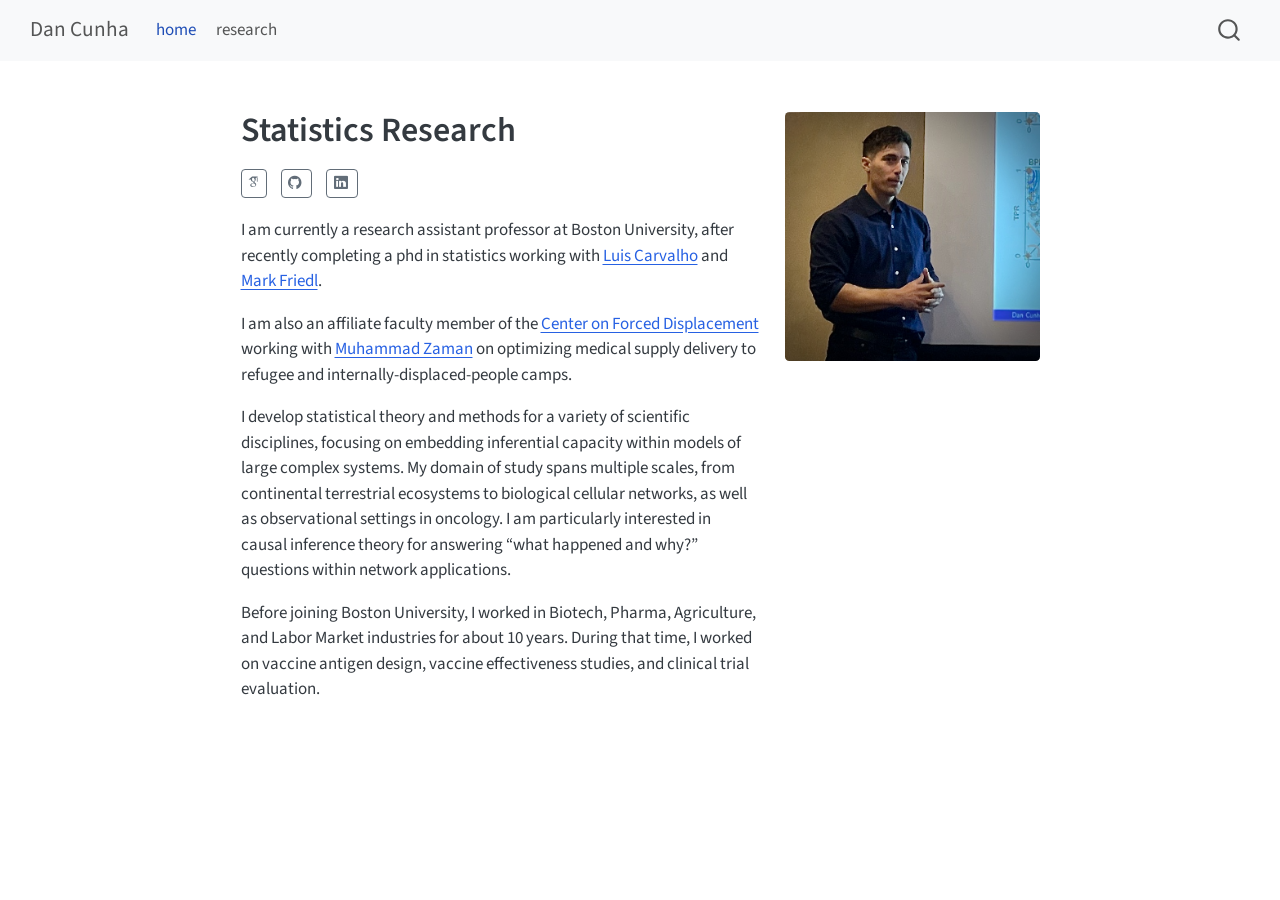
<file: docs/index.html>
<!DOCTYPE html>
<html xmlns="http://www.w3.org/1999/xhtml" lang="en" xml:lang="en"><head>

<meta charset="utf-8">
<meta name="generator" content="quarto-1.7.29">

<meta name="viewport" content="width=device-width, initial-scale=1.0, user-scalable=yes">


<title>Statistics Research – Dan Cunha</title>
<style>
code{white-space: pre-wrap;}
span.smallcaps{font-variant: small-caps;}
div.columns{display: flex; gap: min(4vw, 1.5em);}
div.column{flex: auto; overflow-x: auto;}
div.hanging-indent{margin-left: 1.5em; text-indent: -1.5em;}
ul.task-list{list-style: none;}
ul.task-list li input[type="checkbox"] {
  width: 0.8em;
  margin: 0 0.8em 0.2em -1em; /* quarto-specific, see https://github.com/quarto-dev/quarto-cli/issues/4556 */ 
  vertical-align: middle;
}
</style>


<script src="site_libs/quarto-nav/quarto-nav.js"></script>
<script src="site_libs/quarto-nav/headroom.min.js"></script>
<script src="site_libs/clipboard/clipboard.min.js"></script>
<script src="site_libs/quarto-search/autocomplete.umd.js"></script>
<script src="site_libs/quarto-search/fuse.min.js"></script>
<script src="site_libs/quarto-search/quarto-search.js"></script>
<meta name="quarto:offset" content="./">
<script src="site_libs/quarto-html/quarto.js" type="module"></script>
<script src="site_libs/quarto-html/tabsets/tabsets.js" type="module"></script>
<script src="site_libs/quarto-html/popper.min.js"></script>
<script src="site_libs/quarto-html/tippy.umd.min.js"></script>
<link href="site_libs/quarto-html/tippy.css" rel="stylesheet">
<link href="site_libs/quarto-html/quarto-syntax-highlighting-0815c480559380816a4d1ea211a47e91.css" rel="stylesheet" id="quarto-text-highlighting-styles">
<script src="site_libs/bootstrap/bootstrap.min.js"></script>
<link href="site_libs/bootstrap/bootstrap-icons.css" rel="stylesheet">
<link href="site_libs/bootstrap/bootstrap-c1fac2584b48ed01fb6e278e36375074.min.css" rel="stylesheet" append-hash="true" id="quarto-bootstrap" data-mode="light">
<link href="site_libs/quarto-contrib/academicons-1.9.4/all.css" rel="stylesheet">
<link href="site_libs/quarto-contrib/academicons-1.9.4/size.css" rel="stylesheet">
<script id="quarto-search-options" type="application/json">{
  "location": "navbar",
  "copy-button": false,
  "collapse-after": 3,
  "panel-placement": "end",
  "type": "overlay",
  "limit": 50,
  "keyboard-shortcut": [
    "f",
    "/",
    "s"
  ],
  "show-item-context": false,
  "language": {
    "search-no-results-text": "No results",
    "search-matching-documents-text": "matching documents",
    "search-copy-link-title": "Copy link to search",
    "search-hide-matches-text": "Hide additional matches",
    "search-more-match-text": "more match in this document",
    "search-more-matches-text": "more matches in this document",
    "search-clear-button-title": "Clear",
    "search-text-placeholder": "",
    "search-detached-cancel-button-title": "Cancel",
    "search-submit-button-title": "Submit",
    "search-label": "Search"
  }
}</script>


<link rel="stylesheet" href="styles.css">
</head>

<body class="nav-fixed fullcontent quarto-light">

<div id="quarto-search-results"></div>
  <header id="quarto-header" class="headroom fixed-top">
    <nav class="navbar navbar-expand-lg " data-bs-theme="dark">
      <div class="navbar-container container-fluid">
      <div class="navbar-brand-container mx-auto">
    <a class="navbar-brand" href="./index.html">
    <span class="navbar-title">Dan Cunha</span>
    </a>
  </div>
            <div id="quarto-search" class="" title="Search"></div>
          <button class="navbar-toggler" type="button" data-bs-toggle="collapse" data-bs-target="#navbarCollapse" aria-controls="navbarCollapse" role="menu" aria-expanded="false" aria-label="Toggle navigation" onclick="if (window.quartoToggleHeadroom) { window.quartoToggleHeadroom(); }">
  <span class="navbar-toggler-icon"></span>
</button>
          <div class="collapse navbar-collapse" id="navbarCollapse">
            <ul class="navbar-nav navbar-nav-scroll me-auto">
  <li class="nav-item">
    <a class="nav-link active" href="./index.html" aria-current="page"> 
<span class="menu-text">home</span></a>
  </li>  
  <li class="nav-item">
    <a class="nav-link" href="./research.html"> 
<span class="menu-text">research</span></a>
  </li>  
</ul>
          </div> <!-- /navcollapse -->
            <div class="quarto-navbar-tools">
</div>
      </div> <!-- /container-fluid -->
    </nav>
</header>
<!-- content -->
<div id="quarto-content" class="quarto-container page-columns page-rows-contents page-layout-article page-navbar">
<!-- sidebar -->
<!-- margin-sidebar -->
    
<!-- main -->
<div class="quarto-about-solana column-body">
  <div class="about-entity">
    <div class="entity-contents">
      <header id="title-block-header" class="quarto-title-block default">
<div class="quarto-title">
<h1 class="title">Statistics Research</h1>
</div>
<div class="quarto-title-meta">
  </div>
</header> <div class="about-links">
  <a href="https://scholar.google.com/citations?user=QC9sWVMAAAAJ&amp;hl=en" class="about-link" rel="" target="">
     <span class="about-link-text"><i class="ai  ai-google-scholar" aria-label="google-scholar"></i></span>
  </a>
  <a href="https://github.com/daniel-s-cunha/" class="about-link" rel="" target="">
    <i class="bi bi-github"></i>
     <span class="about-link-text"></span>
  </a>
  <a href="https://www.linkedin.com/in/dan-cunha/" class="about-link" rel="" target="">
    <i class="bi bi-linkedin"></i>
     <span class="about-link-text"></span>
  </a>
</div>
      <div class="about-contents"><main class="content" id="quarto-document-content">
<p>I am currently a research assistant professor at Boston University, after recently completing a phd in statistics working with <a href="https://math.bu.edu/people/lecarval/">Luis Carvalho</a> and <a href="https://www.bu.edu/earth/profiles/mark-friedl/">Mark Friedl</a>.</p>
<p>I am also an affiliate faculty member of the <a href="https://www.bu.edu/cfd/">Center on Forced Displacement</a> working with <a href="https://www.bu.edu/cfd/profile/muhammad-zaman/">Muhammad Zaman</a> on optimizing medical supply delivery to refugee and internally-displaced-people camps.</p>
<p>I develop statistical theory and methods for a variety of scientific disciplines, focusing on embedding inferential capacity within models of large complex systems. My domain of study spans multiple scales, from continental terrestrial ecosystems to biological cellular networks, as well as observational settings in oncology. I am particularly interested in causal inference theory for answering “what happened and why?” questions within network applications.</p>
<p>Before joining Boston University, I worked in Biotech, Pharma, Agriculture, and Labor Market industries for about 10 years. During that time, I worked on vaccine antigen design, vaccine effectiveness studies, and clinical trial evaluation.</p>


</main></div>
    </div>
    <img src="headshot.png" class="about-image
  rounded " style="width: 15em;">
  </div>
</div>
 <!-- /main -->
<script id="quarto-html-after-body" type="application/javascript">
  window.document.addEventListener("DOMContentLoaded", function (event) {
    const isCodeAnnotation = (el) => {
      for (const clz of el.classList) {
        if (clz.startsWith('code-annotation-')) {                     
          return true;
        }
      }
      return false;
    }
    const onCopySuccess = function(e) {
      // button target
      const button = e.trigger;
      // don't keep focus
      button.blur();
      // flash "checked"
      button.classList.add('code-copy-button-checked');
      var currentTitle = button.getAttribute("title");
      button.setAttribute("title", "Copied!");
      let tooltip;
      if (window.bootstrap) {
        button.setAttribute("data-bs-toggle", "tooltip");
        button.setAttribute("data-bs-placement", "left");
        button.setAttribute("data-bs-title", "Copied!");
        tooltip = new bootstrap.Tooltip(button, 
          { trigger: "manual", 
            customClass: "code-copy-button-tooltip",
            offset: [0, -8]});
        tooltip.show();    
      }
      setTimeout(function() {
        if (tooltip) {
          tooltip.hide();
          button.removeAttribute("data-bs-title");
          button.removeAttribute("data-bs-toggle");
          button.removeAttribute("data-bs-placement");
        }
        button.setAttribute("title", currentTitle);
        button.classList.remove('code-copy-button-checked');
      }, 1000);
      // clear code selection
      e.clearSelection();
    }
    const getTextToCopy = function(trigger) {
        const codeEl = trigger.previousElementSibling.cloneNode(true);
        for (const childEl of codeEl.children) {
          if (isCodeAnnotation(childEl)) {
            childEl.remove();
          }
        }
        return codeEl.innerText;
    }
    const clipboard = new window.ClipboardJS('.code-copy-button:not([data-in-quarto-modal])', {
      text: getTextToCopy
    });
    clipboard.on('success', onCopySuccess);
    if (window.document.getElementById('quarto-embedded-source-code-modal')) {
      const clipboardModal = new window.ClipboardJS('.code-copy-button[data-in-quarto-modal]', {
        text: getTextToCopy,
        container: window.document.getElementById('quarto-embedded-source-code-modal')
      });
      clipboardModal.on('success', onCopySuccess);
    }
      var localhostRegex = new RegExp(/^(?:http|https):\/\/localhost\:?[0-9]*\//);
      var mailtoRegex = new RegExp(/^mailto:/);
        var filterRegex = new RegExp('/' + window.location.host + '/');
      var isInternal = (href) => {
          return filterRegex.test(href) || localhostRegex.test(href) || mailtoRegex.test(href);
      }
      // Inspect non-navigation links and adorn them if external
     var links = window.document.querySelectorAll('a[href]:not(.nav-link):not(.navbar-brand):not(.toc-action):not(.sidebar-link):not(.sidebar-item-toggle):not(.pagination-link):not(.no-external):not([aria-hidden]):not(.dropdown-item):not(.quarto-navigation-tool):not(.about-link)');
      for (var i=0; i<links.length; i++) {
        const link = links[i];
        if (!isInternal(link.href)) {
          // undo the damage that might have been done by quarto-nav.js in the case of
          // links that we want to consider external
          if (link.dataset.originalHref !== undefined) {
            link.href = link.dataset.originalHref;
          }
        }
      }
    function tippyHover(el, contentFn, onTriggerFn, onUntriggerFn) {
      const config = {
        allowHTML: true,
        maxWidth: 500,
        delay: 100,
        arrow: false,
        appendTo: function(el) {
            return el.parentElement;
        },
        interactive: true,
        interactiveBorder: 10,
        theme: 'quarto',
        placement: 'bottom-start',
      };
      if (contentFn) {
        config.content = contentFn;
      }
      if (onTriggerFn) {
        config.onTrigger = onTriggerFn;
      }
      if (onUntriggerFn) {
        config.onUntrigger = onUntriggerFn;
      }
      window.tippy(el, config); 
    }
    const noterefs = window.document.querySelectorAll('a[role="doc-noteref"]');
    for (var i=0; i<noterefs.length; i++) {
      const ref = noterefs[i];
      tippyHover(ref, function() {
        // use id or data attribute instead here
        let href = ref.getAttribute('data-footnote-href') || ref.getAttribute('href');
        try { href = new URL(href).hash; } catch {}
        const id = href.replace(/^#\/?/, "");
        const note = window.document.getElementById(id);
        if (note) {
          return note.innerHTML;
        } else {
          return "";
        }
      });
    }
    const xrefs = window.document.querySelectorAll('a.quarto-xref');
    const processXRef = (id, note) => {
      // Strip column container classes
      const stripColumnClz = (el) => {
        el.classList.remove("page-full", "page-columns");
        if (el.children) {
          for (const child of el.children) {
            stripColumnClz(child);
          }
        }
      }
      stripColumnClz(note)
      if (id === null || id.startsWith('sec-')) {
        // Special case sections, only their first couple elements
        const container = document.createElement("div");
        if (note.children && note.children.length > 2) {
          container.appendChild(note.children[0].cloneNode(true));
          for (let i = 1; i < note.children.length; i++) {
            const child = note.children[i];
            if (child.tagName === "P" && child.innerText === "") {
              continue;
            } else {
              container.appendChild(child.cloneNode(true));
              break;
            }
          }
          if (window.Quarto?.typesetMath) {
            window.Quarto.typesetMath(container);
          }
          return container.innerHTML
        } else {
          if (window.Quarto?.typesetMath) {
            window.Quarto.typesetMath(note);
          }
          return note.innerHTML;
        }
      } else {
        // Remove any anchor links if they are present
        const anchorLink = note.querySelector('a.anchorjs-link');
        if (anchorLink) {
          anchorLink.remove();
        }
        if (window.Quarto?.typesetMath) {
          window.Quarto.typesetMath(note);
        }
        if (note.classList.contains("callout")) {
          return note.outerHTML;
        } else {
          return note.innerHTML;
        }
      }
    }
    for (var i=0; i<xrefs.length; i++) {
      const xref = xrefs[i];
      tippyHover(xref, undefined, function(instance) {
        instance.disable();
        let url = xref.getAttribute('href');
        let hash = undefined; 
        if (url.startsWith('#')) {
          hash = url;
        } else {
          try { hash = new URL(url).hash; } catch {}
        }
        if (hash) {
          const id = hash.replace(/^#\/?/, "");
          const note = window.document.getElementById(id);
          if (note !== null) {
            try {
              const html = processXRef(id, note.cloneNode(true));
              instance.setContent(html);
            } finally {
              instance.enable();
              instance.show();
            }
          } else {
            // See if we can fetch this
            fetch(url.split('#')[0])
            .then(res => res.text())
            .then(html => {
              const parser = new DOMParser();
              const htmlDoc = parser.parseFromString(html, "text/html");
              const note = htmlDoc.getElementById(id);
              if (note !== null) {
                const html = processXRef(id, note);
                instance.setContent(html);
              } 
            }).finally(() => {
              instance.enable();
              instance.show();
            });
          }
        } else {
          // See if we can fetch a full url (with no hash to target)
          // This is a special case and we should probably do some content thinning / targeting
          fetch(url)
          .then(res => res.text())
          .then(html => {
            const parser = new DOMParser();
            const htmlDoc = parser.parseFromString(html, "text/html");
            const note = htmlDoc.querySelector('main.content');
            if (note !== null) {
              // This should only happen for chapter cross references
              // (since there is no id in the URL)
              // remove the first header
              if (note.children.length > 0 && note.children[0].tagName === "HEADER") {
                note.children[0].remove();
              }
              const html = processXRef(null, note);
              instance.setContent(html);
            } 
          }).finally(() => {
            instance.enable();
            instance.show();
          });
        }
      }, function(instance) {
      });
    }
        let selectedAnnoteEl;
        const selectorForAnnotation = ( cell, annotation) => {
          let cellAttr = 'data-code-cell="' + cell + '"';
          let lineAttr = 'data-code-annotation="' +  annotation + '"';
          const selector = 'span[' + cellAttr + '][' + lineAttr + ']';
          return selector;
        }
        const selectCodeLines = (annoteEl) => {
          const doc = window.document;
          const targetCell = annoteEl.getAttribute("data-target-cell");
          const targetAnnotation = annoteEl.getAttribute("data-target-annotation");
          const annoteSpan = window.document.querySelector(selectorForAnnotation(targetCell, targetAnnotation));
          const lines = annoteSpan.getAttribute("data-code-lines").split(",");
          const lineIds = lines.map((line) => {
            return targetCell + "-" + line;
          })
          let top = null;
          let height = null;
          let parent = null;
          if (lineIds.length > 0) {
              //compute the position of the single el (top and bottom and make a div)
              const el = window.document.getElementById(lineIds[0]);
              top = el.offsetTop;
              height = el.offsetHeight;
              parent = el.parentElement.parentElement;
            if (lineIds.length > 1) {
              const lastEl = window.document.getElementById(lineIds[lineIds.length - 1]);
              const bottom = lastEl.offsetTop + lastEl.offsetHeight;
              height = bottom - top;
            }
            if (top !== null && height !== null && parent !== null) {
              // cook up a div (if necessary) and position it 
              let div = window.document.getElementById("code-annotation-line-highlight");
              if (div === null) {
                div = window.document.createElement("div");
                div.setAttribute("id", "code-annotation-line-highlight");
                div.style.position = 'absolute';
                parent.appendChild(div);
              }
              div.style.top = top - 2 + "px";
              div.style.height = height + 4 + "px";
              div.style.left = 0;
              let gutterDiv = window.document.getElementById("code-annotation-line-highlight-gutter");
              if (gutterDiv === null) {
                gutterDiv = window.document.createElement("div");
                gutterDiv.setAttribute("id", "code-annotation-line-highlight-gutter");
                gutterDiv.style.position = 'absolute';
                const codeCell = window.document.getElementById(targetCell);
                const gutter = codeCell.querySelector('.code-annotation-gutter');
                gutter.appendChild(gutterDiv);
              }
              gutterDiv.style.top = top - 2 + "px";
              gutterDiv.style.height = height + 4 + "px";
            }
            selectedAnnoteEl = annoteEl;
          }
        };
        const unselectCodeLines = () => {
          const elementsIds = ["code-annotation-line-highlight", "code-annotation-line-highlight-gutter"];
          elementsIds.forEach((elId) => {
            const div = window.document.getElementById(elId);
            if (div) {
              div.remove();
            }
          });
          selectedAnnoteEl = undefined;
        };
          // Handle positioning of the toggle
      window.addEventListener(
        "resize",
        throttle(() => {
          elRect = undefined;
          if (selectedAnnoteEl) {
            selectCodeLines(selectedAnnoteEl);
          }
        }, 10)
      );
      function throttle(fn, ms) {
      let throttle = false;
      let timer;
        return (...args) => {
          if(!throttle) { // first call gets through
              fn.apply(this, args);
              throttle = true;
          } else { // all the others get throttled
              if(timer) clearTimeout(timer); // cancel #2
              timer = setTimeout(() => {
                fn.apply(this, args);
                timer = throttle = false;
              }, ms);
          }
        };
      }
        // Attach click handler to the DT
        const annoteDls = window.document.querySelectorAll('dt[data-target-cell]');
        for (const annoteDlNode of annoteDls) {
          annoteDlNode.addEventListener('click', (event) => {
            const clickedEl = event.target;
            if (clickedEl !== selectedAnnoteEl) {
              unselectCodeLines();
              const activeEl = window.document.querySelector('dt[data-target-cell].code-annotation-active');
              if (activeEl) {
                activeEl.classList.remove('code-annotation-active');
              }
              selectCodeLines(clickedEl);
              clickedEl.classList.add('code-annotation-active');
            } else {
              // Unselect the line
              unselectCodeLines();
              clickedEl.classList.remove('code-annotation-active');
            }
          });
        }
    const findCites = (el) => {
      const parentEl = el.parentElement;
      if (parentEl) {
        const cites = parentEl.dataset.cites;
        if (cites) {
          return {
            el,
            cites: cites.split(' ')
          };
        } else {
          return findCites(el.parentElement)
        }
      } else {
        return undefined;
      }
    };
    var bibliorefs = window.document.querySelectorAll('a[role="doc-biblioref"]');
    for (var i=0; i<bibliorefs.length; i++) {
      const ref = bibliorefs[i];
      const citeInfo = findCites(ref);
      if (citeInfo) {
        tippyHover(citeInfo.el, function() {
          var popup = window.document.createElement('div');
          citeInfo.cites.forEach(function(cite) {
            var citeDiv = window.document.createElement('div');
            citeDiv.classList.add('hanging-indent');
            citeDiv.classList.add('csl-entry');
            var biblioDiv = window.document.getElementById('ref-' + cite);
            if (biblioDiv) {
              citeDiv.innerHTML = biblioDiv.innerHTML;
            }
            popup.appendChild(citeDiv);
          });
          return popup.innerHTML;
        });
      }
    }
  });
  </script>
</div> <!-- /content -->




</body></html>
</file>
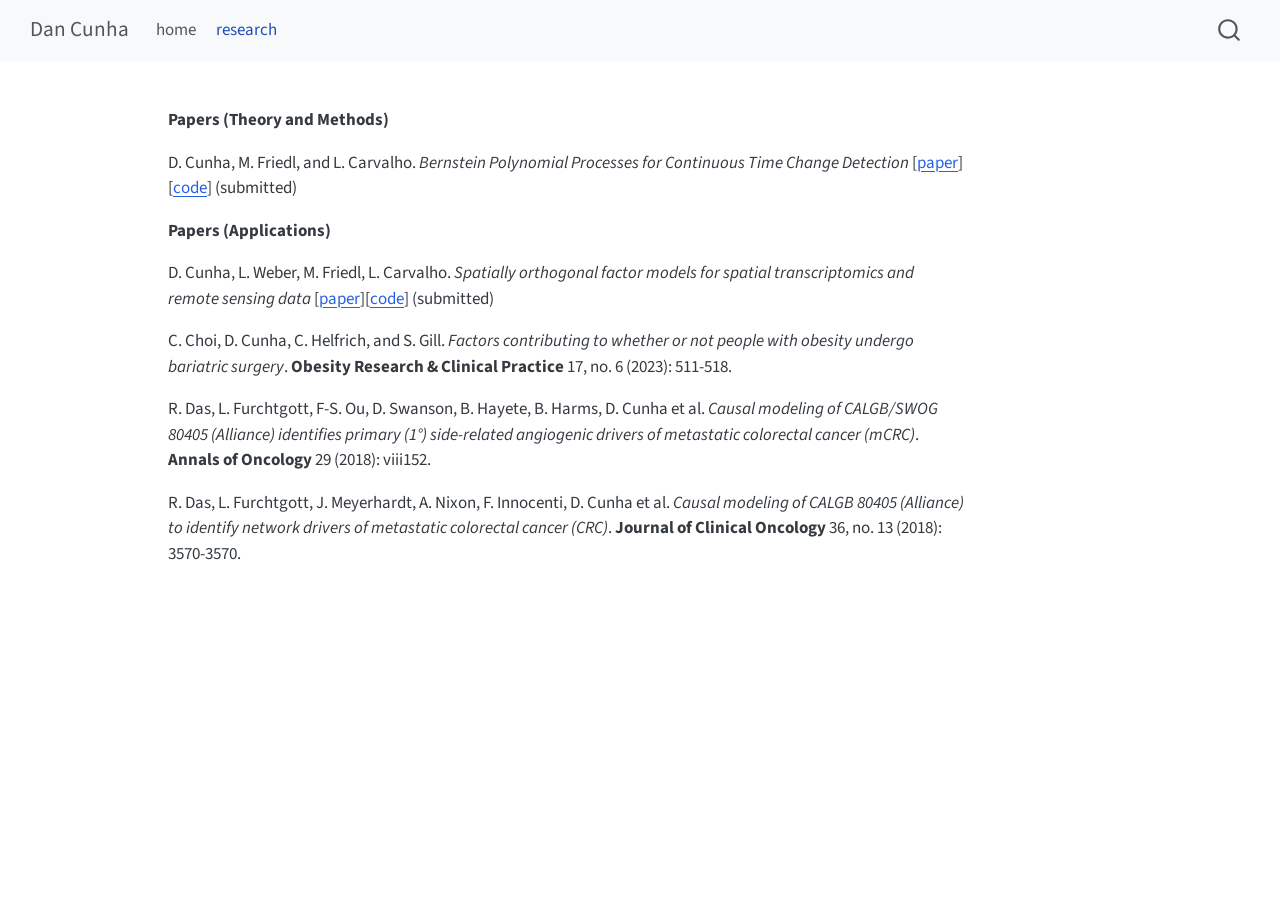
<file: docs/research.html>
<!DOCTYPE html>
<html xmlns="http://www.w3.org/1999/xhtml" lang="en" xml:lang="en"><head>

<meta charset="utf-8">
<meta name="generator" content="quarto-1.7.29">

<meta name="viewport" content="width=device-width, initial-scale=1.0, user-scalable=yes">


<title>research – Dan Cunha</title>
<style>
code{white-space: pre-wrap;}
span.smallcaps{font-variant: small-caps;}
div.columns{display: flex; gap: min(4vw, 1.5em);}
div.column{flex: auto; overflow-x: auto;}
div.hanging-indent{margin-left: 1.5em; text-indent: -1.5em;}
ul.task-list{list-style: none;}
ul.task-list li input[type="checkbox"] {
  width: 0.8em;
  margin: 0 0.8em 0.2em -1em; /* quarto-specific, see https://github.com/quarto-dev/quarto-cli/issues/4556 */ 
  vertical-align: middle;
}
</style>


<script src="site_libs/quarto-nav/quarto-nav.js"></script>
<script src="site_libs/quarto-nav/headroom.min.js"></script>
<script src="site_libs/clipboard/clipboard.min.js"></script>
<script src="site_libs/quarto-search/autocomplete.umd.js"></script>
<script src="site_libs/quarto-search/fuse.min.js"></script>
<script src="site_libs/quarto-search/quarto-search.js"></script>
<meta name="quarto:offset" content="./">
<script src="site_libs/quarto-html/quarto.js" type="module"></script>
<script src="site_libs/quarto-html/tabsets/tabsets.js" type="module"></script>
<script src="site_libs/quarto-html/popper.min.js"></script>
<script src="site_libs/quarto-html/tippy.umd.min.js"></script>
<script src="site_libs/quarto-html/anchor.min.js"></script>
<link href="site_libs/quarto-html/tippy.css" rel="stylesheet">
<link href="site_libs/quarto-html/quarto-syntax-highlighting-0815c480559380816a4d1ea211a47e91.css" rel="stylesheet" id="quarto-text-highlighting-styles">
<script src="site_libs/bootstrap/bootstrap.min.js"></script>
<link href="site_libs/bootstrap/bootstrap-icons.css" rel="stylesheet">
<link href="site_libs/bootstrap/bootstrap-c1fac2584b48ed01fb6e278e36375074.min.css" rel="stylesheet" append-hash="true" id="quarto-bootstrap" data-mode="light">
<script id="quarto-search-options" type="application/json">{
  "location": "navbar",
  "copy-button": false,
  "collapse-after": 3,
  "panel-placement": "end",
  "type": "overlay",
  "limit": 50,
  "keyboard-shortcut": [
    "f",
    "/",
    "s"
  ],
  "show-item-context": false,
  "language": {
    "search-no-results-text": "No results",
    "search-matching-documents-text": "matching documents",
    "search-copy-link-title": "Copy link to search",
    "search-hide-matches-text": "Hide additional matches",
    "search-more-match-text": "more match in this document",
    "search-more-matches-text": "more matches in this document",
    "search-clear-button-title": "Clear",
    "search-text-placeholder": "",
    "search-detached-cancel-button-title": "Cancel",
    "search-submit-button-title": "Submit",
    "search-label": "Search"
  }
}</script>


<link rel="stylesheet" href="styles.css">
</head>

<body class="nav-fixed quarto-light">

<div id="quarto-search-results"></div>
  <header id="quarto-header" class="headroom fixed-top">
    <nav class="navbar navbar-expand-lg " data-bs-theme="dark">
      <div class="navbar-container container-fluid">
      <div class="navbar-brand-container mx-auto">
    <a class="navbar-brand" href="./index.html">
    <span class="navbar-title">Dan Cunha</span>
    </a>
  </div>
            <div id="quarto-search" class="" title="Search"></div>
          <button class="navbar-toggler" type="button" data-bs-toggle="collapse" data-bs-target="#navbarCollapse" aria-controls="navbarCollapse" role="menu" aria-expanded="false" aria-label="Toggle navigation" onclick="if (window.quartoToggleHeadroom) { window.quartoToggleHeadroom(); }">
  <span class="navbar-toggler-icon"></span>
</button>
          <div class="collapse navbar-collapse" id="navbarCollapse">
            <ul class="navbar-nav navbar-nav-scroll me-auto">
  <li class="nav-item">
    <a class="nav-link" href="./index.html"> 
<span class="menu-text">home</span></a>
  </li>  
  <li class="nav-item">
    <a class="nav-link active" href="./research.html" aria-current="page"> 
<span class="menu-text">research</span></a>
  </li>  
</ul>
          </div> <!-- /navcollapse -->
            <div class="quarto-navbar-tools">
</div>
      </div> <!-- /container-fluid -->
    </nav>
</header>
<!-- content -->
<div id="quarto-content" class="quarto-container page-columns page-rows-contents page-layout-article page-navbar">
<!-- sidebar -->
<!-- margin-sidebar -->
    <div id="quarto-margin-sidebar" class="sidebar margin-sidebar zindex-bottom">
        
    </div>
<!-- main -->
<main class="content" id="quarto-document-content"><header id="title-block-header" class="quarto-title-block"></header>




<p><strong>Papers (Theory and Methods)</strong></p>
<p>D. Cunha, M. Friedl, and L. Carvalho. <em>Bernstein Polynomial Processes for Continuous Time Change Detection</em> [<a href="https://arxiv.org/abs/2504.17876">paper</a>] [<a href="https://github.com/daniel-s-cunha/BPP/">code</a>] (submitted)</p>
<p><strong>Papers (Applications)</strong></p>
<p>D. Cunha, L. Weber, M. Friedl, L. Carvalho. <em>Spatially orthogonal factor models for spatial transcriptomics and remote sensing data</em> [<a href="https://arxiv.org/abs/2608.25172">paper</a>][<a href="https://github.com/daniel-s-cunha/SOFM/">code</a>] (submitted)</p>
<p>C. Choi, D. Cunha, C. Helfrich, and S. Gill. <em>Factors contributing to whether or not people with obesity undergo bariatric surgery</em>. <strong>Obesity Research &amp; Clinical Practice</strong> 17, no. 6 (2023): 511-518.</p>
<p>R. Das, L. Furchtgott, F-S. Ou, D. Swanson, B. Hayete, B. Harms, D. Cunha et al.&nbsp;<em>Causal modeling of CALGB/SWOG 80405 (Alliance) identifies primary (1°) side-related angiogenic drivers of metastatic colorectal cancer (mCRC)</em>. <strong>Annals of Oncology</strong> 29 (2018): viii152.</p>
<p>R. Das, L. Furchtgott, J. Meyerhardt, A. Nixon, F. Innocenti, D. Cunha et al.&nbsp;<em>Causal modeling of CALGB 80405 (Alliance) to identify network drivers of metastatic colorectal cancer (CRC)</em>. <strong>Journal of Clinical Oncology</strong> 36, no. 13 (2018): 3570-3570.</p>



</main> <!-- /main -->
<script id="quarto-html-after-body" type="application/javascript">
  window.document.addEventListener("DOMContentLoaded", function (event) {
    const icon = "";
    const anchorJS = new window.AnchorJS();
    anchorJS.options = {
      placement: 'right',
      icon: icon
    };
    anchorJS.add('.anchored');
    const isCodeAnnotation = (el) => {
      for (const clz of el.classList) {
        if (clz.startsWith('code-annotation-')) {                     
          return true;
        }
      }
      return false;
    }
    const onCopySuccess = function(e) {
      // button target
      const button = e.trigger;
      // don't keep focus
      button.blur();
      // flash "checked"
      button.classList.add('code-copy-button-checked');
      var currentTitle = button.getAttribute("title");
      button.setAttribute("title", "Copied!");
      let tooltip;
      if (window.bootstrap) {
        button.setAttribute("data-bs-toggle", "tooltip");
        button.setAttribute("data-bs-placement", "left");
        button.setAttribute("data-bs-title", "Copied!");
        tooltip = new bootstrap.Tooltip(button, 
          { trigger: "manual", 
            customClass: "code-copy-button-tooltip",
            offset: [0, -8]});
        tooltip.show();    
      }
      setTimeout(function() {
        if (tooltip) {
          tooltip.hide();
          button.removeAttribute("data-bs-title");
          button.removeAttribute("data-bs-toggle");
          button.removeAttribute("data-bs-placement");
        }
        button.setAttribute("title", currentTitle);
        button.classList.remove('code-copy-button-checked');
      }, 1000);
      // clear code selection
      e.clearSelection();
    }
    const getTextToCopy = function(trigger) {
        const codeEl = trigger.previousElementSibling.cloneNode(true);
        for (const childEl of codeEl.children) {
          if (isCodeAnnotation(childEl)) {
            childEl.remove();
          }
        }
        return codeEl.innerText;
    }
    const clipboard = new window.ClipboardJS('.code-copy-button:not([data-in-quarto-modal])', {
      text: getTextToCopy
    });
    clipboard.on('success', onCopySuccess);
    if (window.document.getElementById('quarto-embedded-source-code-modal')) {
      const clipboardModal = new window.ClipboardJS('.code-copy-button[data-in-quarto-modal]', {
        text: getTextToCopy,
        container: window.document.getElementById('quarto-embedded-source-code-modal')
      });
      clipboardModal.on('success', onCopySuccess);
    }
      var localhostRegex = new RegExp(/^(?:http|https):\/\/localhost\:?[0-9]*\//);
      var mailtoRegex = new RegExp(/^mailto:/);
        var filterRegex = new RegExp('/' + window.location.host + '/');
      var isInternal = (href) => {
          return filterRegex.test(href) || localhostRegex.test(href) || mailtoRegex.test(href);
      }
      // Inspect non-navigation links and adorn them if external
     var links = window.document.querySelectorAll('a[href]:not(.nav-link):not(.navbar-brand):not(.toc-action):not(.sidebar-link):not(.sidebar-item-toggle):not(.pagination-link):not(.no-external):not([aria-hidden]):not(.dropdown-item):not(.quarto-navigation-tool):not(.about-link)');
      for (var i=0; i<links.length; i++) {
        const link = links[i];
        if (!isInternal(link.href)) {
          // undo the damage that might have been done by quarto-nav.js in the case of
          // links that we want to consider external
          if (link.dataset.originalHref !== undefined) {
            link.href = link.dataset.originalHref;
          }
        }
      }
    function tippyHover(el, contentFn, onTriggerFn, onUntriggerFn) {
      const config = {
        allowHTML: true,
        maxWidth: 500,
        delay: 100,
        arrow: false,
        appendTo: function(el) {
            return el.parentElement;
        },
        interactive: true,
        interactiveBorder: 10,
        theme: 'quarto',
        placement: 'bottom-start',
      };
      if (contentFn) {
        config.content = contentFn;
      }
      if (onTriggerFn) {
        config.onTrigger = onTriggerFn;
      }
      if (onUntriggerFn) {
        config.onUntrigger = onUntriggerFn;
      }
      window.tippy(el, config); 
    }
    const noterefs = window.document.querySelectorAll('a[role="doc-noteref"]');
    for (var i=0; i<noterefs.length; i++) {
      const ref = noterefs[i];
      tippyHover(ref, function() {
        // use id or data attribute instead here
        let href = ref.getAttribute('data-footnote-href') || ref.getAttribute('href');
        try { href = new URL(href).hash; } catch {}
        const id = href.replace(/^#\/?/, "");
        const note = window.document.getElementById(id);
        if (note) {
          return note.innerHTML;
        } else {
          return "";
        }
      });
    }
    const xrefs = window.document.querySelectorAll('a.quarto-xref');
    const processXRef = (id, note) => {
      // Strip column container classes
      const stripColumnClz = (el) => {
        el.classList.remove("page-full", "page-columns");
        if (el.children) {
          for (const child of el.children) {
            stripColumnClz(child);
          }
        }
      }
      stripColumnClz(note)
      if (id === null || id.startsWith('sec-')) {
        // Special case sections, only their first couple elements
        const container = document.createElement("div");
        if (note.children && note.children.length > 2) {
          container.appendChild(note.children[0].cloneNode(true));
          for (let i = 1; i < note.children.length; i++) {
            const child = note.children[i];
            if (child.tagName === "P" && child.innerText === "") {
              continue;
            } else {
              container.appendChild(child.cloneNode(true));
              break;
            }
          }
          if (window.Quarto?.typesetMath) {
            window.Quarto.typesetMath(container);
          }
          return container.innerHTML
        } else {
          if (window.Quarto?.typesetMath) {
            window.Quarto.typesetMath(note);
          }
          return note.innerHTML;
        }
      } else {
        // Remove any anchor links if they are present
        const anchorLink = note.querySelector('a.anchorjs-link');
        if (anchorLink) {
          anchorLink.remove();
        }
        if (window.Quarto?.typesetMath) {
          window.Quarto.typesetMath(note);
        }
        if (note.classList.contains("callout")) {
          return note.outerHTML;
        } else {
          return note.innerHTML;
        }
      }
    }
    for (var i=0; i<xrefs.length; i++) {
      const xref = xrefs[i];
      tippyHover(xref, undefined, function(instance) {
        instance.disable();
        let url = xref.getAttribute('href');
        let hash = undefined; 
        if (url.startsWith('#')) {
          hash = url;
        } else {
          try { hash = new URL(url).hash; } catch {}
        }
        if (hash) {
          const id = hash.replace(/^#\/?/, "");
          const note = window.document.getElementById(id);
          if (note !== null) {
            try {
              const html = processXRef(id, note.cloneNode(true));
              instance.setContent(html);
            } finally {
              instance.enable();
              instance.show();
            }
          } else {
            // See if we can fetch this
            fetch(url.split('#')[0])
            .then(res => res.text())
            .then(html => {
              const parser = new DOMParser();
              const htmlDoc = parser.parseFromString(html, "text/html");
              const note = htmlDoc.getElementById(id);
              if (note !== null) {
                const html = processXRef(id, note);
                instance.setContent(html);
              } 
            }).finally(() => {
              instance.enable();
              instance.show();
            });
          }
        } else {
          // See if we can fetch a full url (with no hash to target)
          // This is a special case and we should probably do some content thinning / targeting
          fetch(url)
          .then(res => res.text())
          .then(html => {
            const parser = new DOMParser();
            const htmlDoc = parser.parseFromString(html, "text/html");
            const note = htmlDoc.querySelector('main.content');
            if (note !== null) {
              // This should only happen for chapter cross references
              // (since there is no id in the URL)
              // remove the first header
              if (note.children.length > 0 && note.children[0].tagName === "HEADER") {
                note.children[0].remove();
              }
              const html = processXRef(null, note);
              instance.setContent(html);
            } 
          }).finally(() => {
            instance.enable();
            instance.show();
          });
        }
      }, function(instance) {
      });
    }
        let selectedAnnoteEl;
        const selectorForAnnotation = ( cell, annotation) => {
          let cellAttr = 'data-code-cell="' + cell + '"';
          let lineAttr = 'data-code-annotation="' +  annotation + '"';
          const selector = 'span[' + cellAttr + '][' + lineAttr + ']';
          return selector;
        }
        const selectCodeLines = (annoteEl) => {
          const doc = window.document;
          const targetCell = annoteEl.getAttribute("data-target-cell");
          const targetAnnotation = annoteEl.getAttribute("data-target-annotation");
          const annoteSpan = window.document.querySelector(selectorForAnnotation(targetCell, targetAnnotation));
          const lines = annoteSpan.getAttribute("data-code-lines").split(",");
          const lineIds = lines.map((line) => {
            return targetCell + "-" + line;
          })
          let top = null;
          let height = null;
          let parent = null;
          if (lineIds.length > 0) {
              //compute the position of the single el (top and bottom and make a div)
              const el = window.document.getElementById(lineIds[0]);
              top = el.offsetTop;
              height = el.offsetHeight;
              parent = el.parentElement.parentElement;
            if (lineIds.length > 1) {
              const lastEl = window.document.getElementById(lineIds[lineIds.length - 1]);
              const bottom = lastEl.offsetTop + lastEl.offsetHeight;
              height = bottom - top;
            }
            if (top !== null && height !== null && parent !== null) {
              // cook up a div (if necessary) and position it 
              let div = window.document.getElementById("code-annotation-line-highlight");
              if (div === null) {
                div = window.document.createElement("div");
                div.setAttribute("id", "code-annotation-line-highlight");
                div.style.position = 'absolute';
                parent.appendChild(div);
              }
              div.style.top = top - 2 + "px";
              div.style.height = height + 4 + "px";
              div.style.left = 0;
              let gutterDiv = window.document.getElementById("code-annotation-line-highlight-gutter");
              if (gutterDiv === null) {
                gutterDiv = window.document.createElement("div");
                gutterDiv.setAttribute("id", "code-annotation-line-highlight-gutter");
                gutterDiv.style.position = 'absolute';
                const codeCell = window.document.getElementById(targetCell);
                const gutter = codeCell.querySelector('.code-annotation-gutter');
                gutter.appendChild(gutterDiv);
              }
              gutterDiv.style.top = top - 2 + "px";
              gutterDiv.style.height = height + 4 + "px";
            }
            selectedAnnoteEl = annoteEl;
          }
        };
        const unselectCodeLines = () => {
          const elementsIds = ["code-annotation-line-highlight", "code-annotation-line-highlight-gutter"];
          elementsIds.forEach((elId) => {
            const div = window.document.getElementById(elId);
            if (div) {
              div.remove();
            }
          });
          selectedAnnoteEl = undefined;
        };
          // Handle positioning of the toggle
      window.addEventListener(
        "resize",
        throttle(() => {
          elRect = undefined;
          if (selectedAnnoteEl) {
            selectCodeLines(selectedAnnoteEl);
          }
        }, 10)
      );
      function throttle(fn, ms) {
      let throttle = false;
      let timer;
        return (...args) => {
          if(!throttle) { // first call gets through
              fn.apply(this, args);
              throttle = true;
          } else { // all the others get throttled
              if(timer) clearTimeout(timer); // cancel #2
              timer = setTimeout(() => {
                fn.apply(this, args);
                timer = throttle = false;
              }, ms);
          }
        };
      }
        // Attach click handler to the DT
        const annoteDls = window.document.querySelectorAll('dt[data-target-cell]');
        for (const annoteDlNode of annoteDls) {
          annoteDlNode.addEventListener('click', (event) => {
            const clickedEl = event.target;
            if (clickedEl !== selectedAnnoteEl) {
              unselectCodeLines();
              const activeEl = window.document.querySelector('dt[data-target-cell].code-annotation-active');
              if (activeEl) {
                activeEl.classList.remove('code-annotation-active');
              }
              selectCodeLines(clickedEl);
              clickedEl.classList.add('code-annotation-active');
            } else {
              // Unselect the line
              unselectCodeLines();
              clickedEl.classList.remove('code-annotation-active');
            }
          });
        }
    const findCites = (el) => {
      const parentEl = el.parentElement;
      if (parentEl) {
        const cites = parentEl.dataset.cites;
        if (cites) {
          return {
            el,
            cites: cites.split(' ')
          };
        } else {
          return findCites(el.parentElement)
        }
      } else {
        return undefined;
      }
    };
    var bibliorefs = window.document.querySelectorAll('a[role="doc-biblioref"]');
    for (var i=0; i<bibliorefs.length; i++) {
      const ref = bibliorefs[i];
      const citeInfo = findCites(ref);
      if (citeInfo) {
        tippyHover(citeInfo.el, function() {
          var popup = window.document.createElement('div');
          citeInfo.cites.forEach(function(cite) {
            var citeDiv = window.document.createElement('div');
            citeDiv.classList.add('hanging-indent');
            citeDiv.classList.add('csl-entry');
            var biblioDiv = window.document.getElementById('ref-' + cite);
            if (biblioDiv) {
              citeDiv.innerHTML = biblioDiv.innerHTML;
            }
            popup.appendChild(citeDiv);
          });
          return popup.innerHTML;
        });
      }
    }
  });
  </script>
</div> <!-- /content -->




</body></html>
</file>
<file: docs/site_libs/quarto-html/tippy.css>
.tippy-box[data-animation=fade][data-state=hidden]{opacity:0}[data-tippy-root]{max-width:calc(100vw - 10px)}.tippy-box{position:relative;background-color:#333;color:#fff;border-radius:4px;font-size:14px;line-height:1.4;white-space:normal;outline:0;transition-property:transform,visibility,opacity}.tippy-box[data-placement^=top]>.tippy-arrow{bottom:0}.tippy-box[data-placement^=top]>.tippy-arrow:before{bottom:-7px;left:0;border-width:8px 8px 0;border-top-color:initial;transform-origin:center top}.tippy-box[data-placement^=bottom]>.tippy-arrow{top:0}.tippy-box[data-placement^=bottom]>.tippy-arrow:before{top:-7px;left:0;border-width:0 8px 8px;border-bottom-color:initial;transform-origin:center bottom}.tippy-box[data-placement^=left]>.tippy-arrow{right:0}.tippy-box[data-placement^=left]>.tippy-arrow:before{border-width:8px 0 8px 8px;border-left-color:initial;right:-7px;transform-origin:center left}.tippy-box[data-placement^=right]>.tippy-arrow{left:0}.tippy-box[data-placement^=right]>.tippy-arrow:before{left:-7px;border-width:8px 8px 8px 0;border-right-color:initial;transform-origin:center right}.tippy-box[data-inertia][data-state=visible]{transition-timing-function:cubic-bezier(.54,1.5,.38,1.11)}.tippy-arrow{width:16px;height:16px;color:#333}.tippy-arrow:before{content:"";position:absolute;border-color:transparent;border-style:solid}.tippy-content{position:relative;padding:5px 9px;z-index:1}
</file>
<file: docs/site_libs/quarto-html/quarto-syntax-highlighting-0815c480559380816a4d1ea211a47e91.css>
/* quarto syntax highlight colors */
:root {
  --quarto-hl-ot-color: #003B4F;
  --quarto-hl-at-color: #657422;
  --quarto-hl-ss-color: #20794D;
  --quarto-hl-an-color: #5E5E5E;
  --quarto-hl-fu-color: #4758AB;
  --quarto-hl-st-color: #20794D;
  --quarto-hl-cf-color: #003B4F;
  --quarto-hl-op-color: #5E5E5E;
  --quarto-hl-er-color: #AD0000;
  --quarto-hl-bn-color: #AD0000;
  --quarto-hl-al-color: #AD0000;
  --quarto-hl-va-color: #111111;
  --quarto-hl-bu-color: inherit;
  --quarto-hl-ex-color: inherit;
  --quarto-hl-pp-color: #AD0000;
  --quarto-hl-in-color: #5E5E5E;
  --quarto-hl-vs-color: #20794D;
  --quarto-hl-wa-color: #5E5E5E;
  --quarto-hl-do-color: #5E5E5E;
  --quarto-hl-im-color: #00769E;
  --quarto-hl-ch-color: #20794D;
  --quarto-hl-dt-color: #AD0000;
  --quarto-hl-fl-color: #AD0000;
  --quarto-hl-co-color: #5E5E5E;
  --quarto-hl-cv-color: #5E5E5E;
  --quarto-hl-cn-color: #8f5902;
  --quarto-hl-sc-color: #5E5E5E;
  --quarto-hl-dv-color: #AD0000;
  --quarto-hl-kw-color: #003B4F;
}

/* other quarto variables */
:root {
  --quarto-font-monospace: SFMono-Regular, Menlo, Monaco, Consolas, "Liberation Mono", "Courier New", monospace;
}

/* syntax highlight based on Pandoc's rules */
pre > code.sourceCode > span {
  color: #003B4F;
}

code.sourceCode > span {
  color: #003B4F;
}

div.sourceCode,
div.sourceCode pre.sourceCode {
  color: #003B4F;
}

/* Normal */
code span {
  color: #003B4F;
}

/* Alert */
code span.al {
  color: #AD0000;
  font-style: inherit;
}

/* Annotation */
code span.an {
  color: #5E5E5E;
  font-style: inherit;
}

/* Attribute */
code span.at {
  color: #657422;
  font-style: inherit;
}

/* BaseN */
code span.bn {
  color: #AD0000;
  font-style: inherit;
}

/* BuiltIn */
code span.bu {
  font-style: inherit;
}

/* ControlFlow */
code span.cf {
  color: #003B4F;
  font-weight: bold;
  font-style: inherit;
}

/* Char */
code span.ch {
  color: #20794D;
  font-style: inherit;
}

/* Constant */
code span.cn {
  color: #8f5902;
  font-style: inherit;
}

/* Comment */
code span.co {
  color: #5E5E5E;
  font-style: inherit;
}

/* CommentVar */
code span.cv {
  color: #5E5E5E;
  font-style: italic;
}

/* Documentation */
code span.do {
  color: #5E5E5E;
  font-style: italic;
}

/* DataType */
code span.dt {
  color: #AD0000;
  font-style: inherit;
}

/* DecVal */
code span.dv {
  color: #AD0000;
  font-style: inherit;
}

/* Error */
code span.er {
  color: #AD0000;
  font-style: inherit;
}

/* Extension */
code span.ex {
  font-style: inherit;
}

/* Float */
code span.fl {
  color: #AD0000;
  font-style: inherit;
}

/* Function */
code span.fu {
  color: #4758AB;
  font-style: inherit;
}

/* Import */
code span.im {
  color: #00769E;
  font-style: inherit;
}

/* Information */
code span.in {
  color: #5E5E5E;
  font-style: inherit;
}

/* Keyword */
code span.kw {
  color: #003B4F;
  font-weight: bold;
  font-style: inherit;
}

/* Operator */
code span.op {
  color: #5E5E5E;
  font-style: inherit;
}

/* Other */
code span.ot {
  color: #003B4F;
  font-style: inherit;
}

/* Preprocessor */
code span.pp {
  color: #AD0000;
  font-style: inherit;
}

/* SpecialChar */
code span.sc {
  color: #5E5E5E;
  font-style: inherit;
}

/* SpecialString */
code span.ss {
  color: #20794D;
  font-style: inherit;
}

/* String */
code span.st {
  color: #20794D;
  font-style: inherit;
}

/* Variable */
code span.va {
  color: #111111;
  font-style: inherit;
}

/* VerbatimString */
code span.vs {
  color: #20794D;
  font-style: inherit;
}

/* Warning */
code span.wa {
  color: #5E5E5E;
  font-style: italic;
}

.prevent-inlining {
  content: "</";
}

/*# sourceMappingURL=d398365ccb532ba00fe56d6aa1025863.css.map */
</file>
<file: docs/site_libs/quarto-contrib/academicons-1.9.4/all.css>
/*
 *  Academicons 1.9.4 by James Walsh (https://github.com/jpswalsh) and Katja Bercic (https://github.com/katjabercic)
 *  Fonts generated using FontForge - https://fontforge.org
 *  Square icons designed to be used alongside Font Awesome square icons - https://fortawesome.github.io/Font-Awesome/
 *  Licenses - Font: SIL OFL 1.1, CSS: MIT License
 */
@font-face {
  font-family: 'Academicons';
  font-style: normal;
  font-weight: 400;
  font-display: block;
  src: url('1e21o67/academicons.eot');
  src: url('1e21o67/academicons.eot') format('embedded-opentype'),
    url('1e21o67/academicons.ttf') format('truetype'),
    url('1e21o67/academicons.woff') format('woff'),
    url('1e21o67/academicons.svg') format('svg');
}

.ai {
  font-family: 'Academicons';
  font-weight: 400;
  -moz-osx-font-smoothing: grayscale;
  -webkit-font-smoothing: antialiased;
  display: inline-block;
  font-style: normal;
  font-variant: normal;
  text-rendering: auto;
  line-height: 1;
}

.ai-academia:before {
  content: "\e9af";
}

.ai-academia-square:before {
  content: "\e93d";
}

.ai-acclaim:before {
  content: "\e92e";
}

.ai-acclaim-square:before {
  content: "\e93a";
}

.ai-acm:before {
  content: "\e93c";
}

.ai-acm-square:before {
  content: "\e95d";
}

.ai-acmdl:before {
  content: "\e96a";
}

.ai-acmdl-square:before {
  content: "\e9d3";
}

.ai-ads:before {
  content: "\e9cb";
}

.ai-ads-square:before {
  content: "\e94a";
}

.ai-africarxiv:before {
  content: "\e91b";
}

.ai-africarxiv-square:before {
  content: "\e90b";
}

.ai-archive:before {
  content: "\e955";
}

.ai-archive-square:before {
  content: "\e956";
}

.ai-arxiv:before {
  content: "\e974";
}

.ai-arxiv-square:before {
  content: "\e9a6";
}

.ai-biorxiv:before {
  content: "\e9a2";
}

.ai-biorxiv-square:before {
  content: "\e98b";
}

.ai-ceur:before {
  content: "\e96d";
}

.ai-ceur-square:before {
  content: "\e92f";
}

.ai-ciencia-vitae:before {
  content: "\e912";
}

.ai-ciencia-vitae-square:before {
  content: "\e913";
}

.ai-clarivate:before {
  content: "\e924";
}

.ai-clarivate-square:before {
  content: "\e925";
}

.ai-closed-access:before {
  content: "\e942";
}

.ai-closed-access-square:before {
  content: "\e943";
}

.ai-conversation:before {
  content: "\e94c";
}

.ai-conversation-square:before {
  content: "\e915";
}

.ai-coursera:before {
  content: "\e95f";
}

.ai-coursera-square:before {
  content: "\e97f";
}

.ai-crossref:before {
  content: "\e918";
}

.ai-crossref-square:before {
  content: "\e919";
}

.ai-cv:before {
  content: "\e9a5";
}

.ai-cv-square:before {
  content: "\e90a";
}

.ai-datacite:before {
  content: "\e91c";
}

.ai-datacite-square:before {
  content: "\e91d";
}

.ai-dataverse:before {
  content: "\e9f7";
}

.ai-dataverse-square:before {
  content: "\e9e4";
}

.ai-dblp:before {
  content: "\e94f";
}

.ai-dblp-square:before {
  content: "\e93f";
}

.ai-depsy:before {
  content: "\e97a";
}

.ai-depsy-square:before {
  content: "\e94b";
}

.ai-doi:before {
  content: "\e97e";
}

.ai-doi-square:before {
  content: "\e98f";
}

.ai-dryad:before {
  content: "\e97c";
}

.ai-dryad-square:before {
  content: "\e98c";
}

.ai-elsevier:before {
  content: "\e961";
}

.ai-elsevier-square:before {
  content: "\e910";
}

.ai-figshare:before {
  content: "\e981";
}

.ai-figshare-square:before {
  content: "\e9e7";
}

.ai-google-scholar:before {
  content: "\e9d4";
}

.ai-google-scholar-square:before {
  content: "\e9f9";
}

.ai-hal:before {
  content: "\e92c";
}

.ai-hal-square:before {
  content: "\e92d";
}

.ai-hypothesis:before {
  content: "\e95a";
}

.ai-hypothesis-square:before {
  content: "\e95b";
}

.ai-ideas-repec:before {
  content: "\e9ed";
}

.ai-ideas-repec-square:before {
  content: "\e9f8";
}

.ai-ieee:before {
  content: "\e929";
}

.ai-ieee-square:before {
  content: "\e9b9";
}

.ai-impactstory:before {
  content: "\e9cf";
}

.ai-impactstory-square:before {
  content: "\e9aa";
}

.ai-inaturalist:before {
  content: "\e900";
}

.ai-inaturalist-square:before {
  content: "\e901";
}

.ai-inpn:before {
  content: "\e902";
}

.ai-inpn-square:before {
  content: "\e903";
}

.ai-inspire:before {
  content: "\e9e9";
}

.ai-inspire-square:before {
  content: "\e9fe";
}

.ai-isidore:before {
  content: "\e936";
}

.ai-isidore-square:before {
  content: "\e954";
}

.ai-isni:before {
  content: "\e957";
}

.ai-isni-square:before {
  content: "\e958";
}

.ai-jstor:before {
  content: "\e938";
}

.ai-jstor-square:before {
  content: "\e944";
}

.ai-lattes:before {
  content: "\e9b3";
}

.ai-lattes-square:before {
  content: "\e99c";
}

.ai-mathoverflow:before {
  content: "\e9f6";
}

.ai-mathoverflow-square:before {
  content: "\e97b";
}

.ai-mendeley:before {
  content: "\e9f0";
}

.ai-mendeley-square:before {
  content: "\e9f3";
}

.ai-moodle:before {
  content: "\e907";
}

.ai-moodle-square:before {
  content: "\e908";
}

.ai-mtmt:before {
  content: "\e950";
}

.ai-mtmt-square:before {
  content: "\e951";
}

.ai-nakala:before {
  content: "\e940";
}

.ai-nakala-square:before {
  content: "\e941";
}

.ai-obp:before {
  content: "\e92a";
}

.ai-obp-square:before {
  content: "\e92b";
}

.ai-open-access:before {
  content: "\e939";
}

.ai-open-access-square:before {
  content: "\e9f4";
}

.ai-open-data:before {
  content: "\e966";
}

.ai-open-data-square:before {
  content: "\e967";
}

.ai-open-materials:before {
  content: "\e968";
}

.ai-open-materials-square:before {
  content: "\e969";
}

.ai-openedition:before {
  content: "\e946";
}

.ai-openedition-square:before {
  content: "\e947";
}

.ai-orcid:before {
  content: "\e9d9";
}

.ai-orcid-square:before {
  content: "\e9c3";
}

.ai-osf:before {
  content: "\e9ef";
}

.ai-osf-square:before {
  content: "\e931";
}

.ai-overleaf:before {
  content: "\e914";
}

.ai-overleaf-square:before {
  content: "\e98d";
}

.ai-philpapers:before {
  content: "\e98a";
}

.ai-philpapers-square:before {
  content: "\e96f";
}

.ai-piazza:before {
  content: "\e99a";
}

.ai-piazza-square:before {
  content: "\e90c";
}

.ai-preregistered:before {
  content: "\e906";
}

.ai-preregistered-square:before {
  content: "\e96b";
}

.ai-protocols:before {
  content: "\e952";
}

.ai-protocols-square:before {
  content: "\e953";
}

.ai-psyarxiv:before {
  content: "\e90e";
}

.ai-psyarxiv-square:before {
  content: "\e90f";
}

.ai-publons:before {
  content: "\e937";
}

.ai-publons-square:before {
  content: "\e94e";
}

.ai-pubmed:before {
  content: "\e99f";
}

.ai-pubmed-square:before {
  content: "\e97d";
}

.ai-pubpeer:before {
  content: "\e922";
}

.ai-pubpeer-square:before {
  content: "\e923";
}

.ai-researcherid:before {
  content: "\e91a";
}

.ai-researcherid-square:before {
  content: "\e95c";
}

.ai-researchgate:before {
  content: "\e95e";
}

.ai-researchgate-square:before {
  content: "\e99e";
}

.ai-ror:before {
  content: "\e948";
}

.ai-ror-square:before {
  content: "\e949";
}

.ai-sci-hub:before {
  content: "\e959";
}

.ai-sci-hub-square:before {
  content: "\e905";
}

.ai-scirate:before {
  content: "\e98e";
}

.ai-scirate-square:before {
  content: "\e99d";
}

.ai-scopus:before {
  content: "\e91e";
}

.ai-scopus-square:before {
  content: "\e91f";
}

.ai-semantic-scholar:before {
  content: "\e96e";
}

.ai-semantic-scholar-square:before {
  content: "\e96c";
}

.ai-springer:before {
  content: "\e928";
}

.ai-springer-square:before {
  content: "\e99b";
}

.ai-ssrn:before {
  content: "\e916";
}

.ai-ssrn-square:before {
  content: "\e917";
}

.ai-stackoverflow:before {
  content: "\e920";
}

.ai-stackoverflow-square:before {
  content: "\e921";
}

.ai-viaf:before {
  content: "\e933";
}

.ai-viaf-square:before {
  content: "\e934";
}

.ai-wiley:before {
  content: "\e926";
}

.ai-wiley-square:before {
  content: "\e927";
}

.ai-zenodo:before {
  content: "\e911";
}

.ai-zotero:before {
  content: "\e962";
}

.ai-zotero-square:before {
  content: "\e932";
}

/*  Duplication of the FontAwesome style classes using 'ai' in place of 'fa'. */
.ai-lg {
  font-size: 1.33333em;
  line-height: 0.75em;
  vertical-align: -.0667em;
}

.ai-xs {
  font-size: .75em;
}

.ai-sm {
  font-size: .875em;
}

.ai-1x {
  font-size: 1em;
}

.ai-2x {
  font-size: 2em;
}

.ai-3x {
  font-size: 3em;
}

.ai-4x {
  font-size: 4em;
}

.ai-5x {
  font-size: 5em;
}

.ai-6x {
  font-size: 6em;
}

.ai-7x {
  font-size: 7em;
}

.ai-8x {
  font-size: 8em;
}

.ai-9x {
  font-size: 9em;
}

.ai-10x {
  font-size: 10em;
}

.ai-fw {
  text-align: center;
  width: 1.25em;
}

.ai-ul {
  list-style-type: none;
  margin-left: 2.5em;
  padding-left: 0;
}

.ai-ul>li {
  position: relative;
}

.ai-li {
  left: -2em;
  position: absolute;
  text-align: center;
  width: 2em;
  line-height: inherit;
}

.ai-border {
  border: solid 0.08em #eee;
  border-radius: .1em;
  padding: .2em .25em .15em;
}

.ai-pull-left {
  float: left;
}

.ai-pull-right {
  float: right;
}

.ai.ai-pull-left {
  margin-right: .3em;
}

.ai.ai-pull-right {
  margin-right: .3em;
}

.ai-stack {
  display: inline-block;
  height: 2em;
  line-height: 2em;
  position: relative;
  vertical-align: middle;
  width: 2.5em;
}

.ai-stack-1x,
.ai-stack-2x {
  left: 0;
  position: absolute;
  text-align: center;
  width: 100%;
}

.ai-stack-1x {
  line-height: inherit;
}

.ai-stack-2x {
  font-size: 2em;
}

.ai-inverse {
  color: #fff;
}
</file>
<file: docs/site_libs/quarto-contrib/academicons-1.9.4/size.css>
.ai-tiny {
  font-size: 0.5em;
}

.ai-scriptsize {
  font-size: 0.7em;
}

.ai-footnotesize {
  font-size: 0.8em;
}

.ai-small {
  font-size: 0.9em;
}

.ai-normalsize {
  font-size: 1em;
}

.ai-large {
  font-size: 1.2em;
}

.ai-Large {
  font-size: 1.5em;
}

.ai-LARGE {
  font-size: 1.75em;
}

.ai-huge {
  font-size: 2em;
}

.ai-Huge {
  font-size: 2.5em;
}

.ai-1x {
  font-size: 1em;
}

.ai-2x {
  font-size: 2em;
}

.ai-3x {
  font-size: 3em;
}

.ai-4x {
  font-size: 4em;
}

.ai-5x {
  font-size: 5em;
}

.ai-6x {
  font-size: 6em;
}

.ai-7x {
  font-size: 7em;
}

.ai-8x {
  font-size: 8em;
}

.ai-9x {
  font-size: 9em;
}

.ai-10x {
  font-size: 10em;
}

.ai-2xs {
  font-size: 0.625em;
  line-height: 0.1em;
  vertical-align: 0.225em;
}

.ai-xs {
  font-size: 0.75em;
  line-height: 0.08333em;
  vertical-align: 0.125em;
}

.ai-sm {
  font-size: 0.875em;
  line-height: 0.07143em;
  vertical-align: 0.05357em;
}

.ai-lg {
  font-size: 1.25em;
  line-height: 0.05em;
  vertical-align: -0.075em;
}

.ai-xl {
  font-size: 1.5em;
  line-height: 0.04167em;
  vertical-align: -0.125em;
}

.ai-2xl {
  font-size: 2em;
  line-height: 0.03125em;
  vertical-align: -0.1875em;
}
</file>
<file: docs/styles.css>
/*.about-image { 
   position: absolute;
   top: 1;
   left: 0;

}

.about-page .about-contents {
  display: flex;
  align-items: flex-start;
  gap: 1.5rem;
  flex-wrap: wrap;
}

.about-page .about-image {
  max-width: 150px;
  height: auto;
  border-radius: 8px;
  flex-shrink: 0;
}*/
</file>
